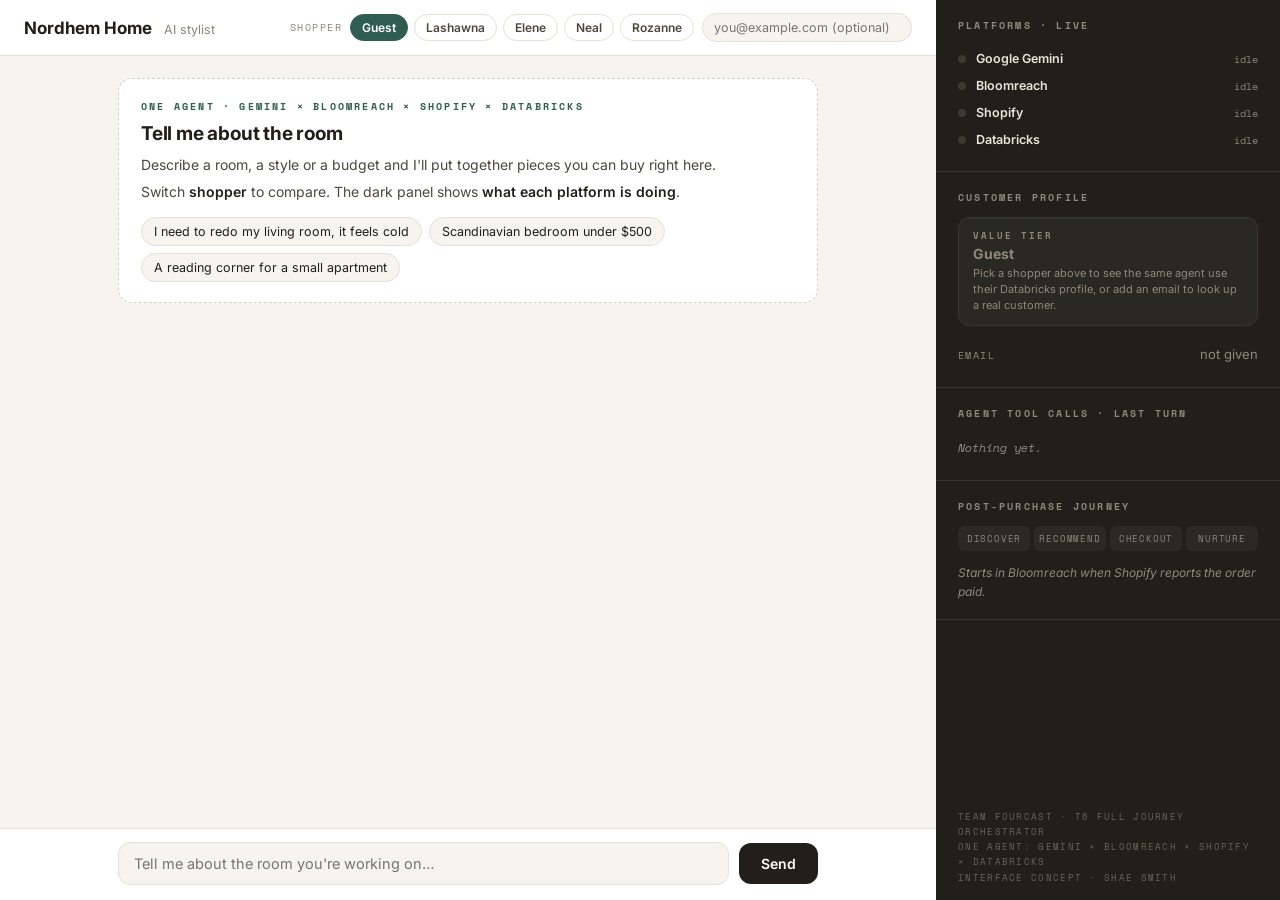
<file: stylist-ui/index.html>
<!doctype html>
<html lang="en">
<head>
<meta charset="utf-8">
<meta name="viewport" content="width=device-width,initial-scale=1">
<title>Nordhem Home Stylist</title>
<!--
  Team Fourcast · T6 Full Journey Orchestrator
  One agent, one screen: Shae Smith's interface concept wired to the live agent (/api/chat).
  Pick a shopper (Guest or one of four Databricks-profiled customers); the same Gemini agent adapts
  its pitch, and the side panel shows what each platform does as it happens.
  Serve from the same origin as /api/chat (the t6-discovery-agent Cloud Run service).
  URL flags: ?shopper=lashawna  ?rail=0 (hide panel)  ?api=https://other-host (needs CORS)
-->
<style>
@import url('https://fonts.googleapis.com/css2?family=Inter:wght@400;500;600;700&family=Space+Mono:wght@400;700&display=swap');

:root{
  --bg:#f7f4ef; --panel:#fff; --ink:#221f1b; --body:#4c473f; --muted:#8a8378;
  --line:#e6dfd4; --accent:#2f5d50; --accent-soft:#e8f0ed; --accent-dim:#7fb8a4;
  --gold:#b7791f; --gold-soft:#fdf6e3; --warn:#b4533a;
  --rail:#221f1b; --rail-ink:#e9e4da; --rail-line:#3a352e; --rail-muted:#8f877b;
  --mono:'Space Mono',ui-monospace,Menlo,monospace;
  --sans:'Inter',-apple-system,BlinkMacSystemFont,'Segoe UI',sans-serif;
}
*{box-sizing:border-box;margin:0;padding:0;}
html,body{height:100%;}
body{font-family:var(--sans);background:var(--bg);color:var(--body);overflow:hidden;-webkit-font-smoothing:antialiased;}

.app{display:grid;grid-template-columns:1fr 344px;height:100%;width:100%;overflow:hidden;position:relative;}
.app.norail{grid-template-columns:1fr;}
.app.norail .rail{display:none;}

/* ---------- left ---------- */
.shop{display:flex;flex-direction:column;min-width:0;min-height:0;overflow:hidden;}
.shophead{padding:13px 24px;border-bottom:1px solid var(--line);display:flex;align-items:center;justify-content:space-between;gap:10px 14px;flex-wrap:wrap;background:var(--panel);}
.brand{font-weight:700;font-size:17px;color:var(--ink);white-space:nowrap;}
.brand span{font-weight:400;color:var(--muted);font-size:12.5px;margin-left:8px;}
.headr{display:flex;gap:8px;align-items:center;flex-wrap:wrap;}
.seg{display:inline-flex;border:1px solid var(--line);border-radius:999px;padding:2px;background:var(--bg);}
.seg button{font-family:var(--mono);font-size:10px;font-weight:700;letter-spacing:1.4px;text-transform:uppercase;padding:5px 11px;border-radius:999px;border:0;background:transparent;color:var(--muted);cursor:pointer;}
.seg button.on{background:var(--ink);color:#fff;}
.email{font-family:var(--sans);font-size:12.5px;padding:6px 11px;border-radius:999px;border:1px solid var(--line);background:var(--bg);color:var(--ink);width:210px;max-width:100%;}
.email:focus{outline:2px solid var(--accent-dim);outline-offset:1px;}
.who{display:flex;gap:6px;align-items:center;flex-wrap:wrap;}
.who label{font-family:var(--mono);font-size:10px;letter-spacing:1.5px;text-transform:uppercase;color:var(--muted);margin-right:2px;}
.who button{font-family:var(--sans);font-size:12px;font-weight:600;padding:5px 11px;border-radius:999px;border:1px solid var(--line);background:var(--panel);color:var(--body);cursor:pointer;transition:all .15s;}
.who button:hover{border-color:var(--accent-dim);}
.who button.on{background:var(--accent);border-color:var(--accent);color:#fff;}
.iconbtn{font-family:var(--mono);font-size:10px;font-weight:700;letter-spacing:1.2px;text-transform:uppercase;padding:6px 10px;border-radius:8px;border:1px solid var(--line);background:var(--panel);color:var(--body);cursor:pointer;text-decoration:none;white-space:nowrap;}
.iconbtn:hover{border-color:var(--accent-dim);color:var(--accent);}
#railBtn{display:none;}
.hidden{display:none !important;}

.log{flex:1 1 auto;min-height:0;overflow-y:auto;overflow-x:hidden;padding:22px 24px 8px;scroll-behavior:smooth;}
.inner{max-width:700px;margin:0 auto;padding-bottom:40px;}
.msg{margin:0 0 15px;display:flex;}
.msg.me{justify-content:flex-end;}
.bub{padding:11px 16px;border-radius:16px;max-width:82%;font-size:15px;line-height:1.55;animation:rise .28s ease both;overflow-wrap:anywhere;}
.bub p+p{margin-top:8px;}
.bot .bub{background:var(--panel);border:1px solid var(--line);color:var(--ink);}
.me .bub{background:var(--accent);color:#fff;}
.bub.err{border-color:#e5c1b6;background:#fbf1ee;}
@keyframes rise{from{opacity:0;transform:translateY(10px)}to{opacity:1;transform:none}}

.typing{display:flex;gap:4px;padding:3px 0;}
.typing i{width:6px;height:6px;border-radius:50%;background:var(--muted);animation:blink 1.2s infinite;}
.typing i:nth-child(2){animation-delay:.2s}.typing i:nth-child(3){animation-delay:.4s}
@keyframes blink{0%,60%,100%{opacity:.25}30%{opacity:1}}

.used{font-family:var(--mono);font-size:9.5px;letter-spacing:.8px;color:var(--muted);margin:-6px 0 14px;display:flex;flex-wrap:wrap;gap:5px;align-items:center;}
.used span{border:1px solid var(--line);border-radius:999px;padding:2px 8px;background:var(--panel);}
.used span.bad{color:var(--warn);border-color:#e5c1b6;}

.cards{display:grid;grid-template-columns:repeat(auto-fill,minmax(152px,1fr));gap:12px;margin:2px 0 17px;animation:rise .32s ease both;}
.card{background:var(--panel);border:1px solid var(--line);border-radius:13px;overflow:hidden;display:flex;flex-direction:column;transition:border-color .15s,box-shadow .15s;}
.card.sel{border-color:var(--accent);box-shadow:0 0 0 2px var(--accent-soft);}
.tile{aspect-ratio:5/4;display:flex;align-items:flex-end;padding:9px;font-family:var(--mono);font-size:9.5px;letter-spacing:1px;text-transform:uppercase;color:rgba(255,255,255,.92);text-shadow:0 1px 3px rgba(0,0,0,.3);}
.cbody{padding:10px 11px 12px;display:flex;flex-direction:column;gap:3px;flex:1;}
.cname{font-size:13px;font-weight:600;color:var(--ink);line-height:1.3;}
.cprice{font-size:14px;font-weight:700;color:var(--ink);}
.cwhy{font-size:11.5px;color:var(--accent);line-height:1.4;margin-top:3px;}
.cmeta{font-size:11px;color:var(--muted);}
.cadd{margin-top:auto;padding-top:8px;}
.cadd button{width:100%;font-family:var(--sans);font-size:12.5px;font-weight:600;padding:7px 0;border-radius:8px;border:1px solid var(--accent);background:var(--panel);color:var(--accent);cursor:pointer;}
.card.sel .cadd button{background:var(--accent);color:#fff;}

.offer{background:var(--gold-soft);border:1px solid #e8d9a8;border-left:3px solid var(--gold);border-radius:0 12px 12px 0;padding:13px 16px;margin:0 0 17px;animation:rise .32s ease both;}
.offer .tag{font-family:var(--mono);font-size:9.5px;font-weight:700;letter-spacing:2px;text-transform:uppercase;color:var(--gold);display:block;margin-bottom:5px;}
.offer .code{font-family:var(--mono);font-weight:700;font-size:15px;color:var(--ink);}
.offer p{font-size:13px;margin-top:4px;}

.cta{display:inline-flex;align-items:center;gap:9px;background:var(--accent);color:#fff;padding:13px 22px;border:0;border-radius:11px;font-family:var(--sans);font-weight:600;font-size:14.5px;margin:0 0 17px;cursor:pointer;animation:rise .32s ease both;transition:filter .15s;text-decoration:none;}
.cta:hover{filter:brightness(1.1);}
.cta:disabled{opacity:.45;cursor:default;}

.rule{display:flex;align-items:center;gap:14px;margin:8px 0 20px;animation:rise .3s ease both;}
.rule::before,.rule::after{content:"";height:1px;background:var(--line);flex:1;}
.rule span{font-family:var(--mono);font-size:10px;font-weight:700;letter-spacing:2px;text-transform:uppercase;color:var(--accent);white-space:nowrap;}

.mailc{background:var(--panel);border:1px solid var(--line);border-radius:13px;padding:13px 16px;margin:0 0 10px;display:flex;gap:14px;align-items:flex-start;animation:rise .35s ease both;}
.mailc .ic{width:30px;height:30px;border-radius:8px;background:var(--accent-soft);color:var(--accent);display:flex;align-items:center;justify-content:center;font-size:14px;flex-shrink:0;}
.mailc .mb{flex:1;min-width:0;}
.mailc .ms{font-size:14px;font-weight:600;color:var(--ink);line-height:1.35;}
.mailc .mp{font-size:12.5px;color:var(--muted);margin-top:2px;line-height:1.45;}
.mailc .mt{font-family:var(--mono);font-size:9.5px;letter-spacing:1px;color:var(--muted);flex-shrink:0;padding-top:3px;}

.cartbar{flex:0 0 auto;background:var(--accent-soft);border-top:1px solid #cfe0d9;padding:9px 24px;}
.cartin{max-width:700px;margin:0 auto;display:flex;align-items:center;justify-content:space-between;gap:12px;font-size:13.5px;color:var(--accent);font-weight:600;}
.cartin button{font-family:var(--sans);font-size:13px;font-weight:600;padding:7px 14px;border-radius:9px;border:0;background:var(--accent);color:#fff;cursor:pointer;}

.bar{flex:0 0 auto;border-top:1px solid var(--line);background:var(--panel);padding:13px 24px 15px;}
.barin{max-width:700px;margin:0 auto;display:flex;gap:10px;align-items:center;position:relative;}
.q{flex:1;min-width:0;padding:12px 15px;border-radius:12px;border:1px solid var(--line);background:var(--bg);color:var(--ink);font-size:14.5px;font-family:var(--sans);}
.q:focus{outline:2px solid var(--accent-dim);outline-offset:1px;}
.fake{flex:1;min-width:0;padding:12px 15px;border-radius:12px;border:1px solid var(--line);background:var(--bg);color:var(--muted);font-size:14.5px;overflow:hidden;text-overflow:ellipsis;white-space:nowrap;}
.drive{padding:12px 22px;border:0;border-radius:12px;background:var(--ink);color:#fff;font-weight:600;font-size:14px;cursor:pointer;white-space:nowrap;font-family:var(--sans);}
.drive:disabled{opacity:.3;cursor:default;}

.intro{background:var(--panel);border:1px dashed #d9d0c2;border-radius:14px;padding:20px 22px;animation:rise .4s ease both;margin-bottom:16px;}
.intro .ie{font-family:var(--mono);font-size:9.5px;font-weight:700;letter-spacing:2.2px;text-transform:uppercase;color:var(--accent);display:block;margin-bottom:9px;}
.intro h3{font-size:19px;font-weight:700;color:var(--ink);letter-spacing:-.2px;margin-bottom:9px;}
.intro p{font-size:14px;line-height:1.6;margin:0;}
.intro p+p{margin-top:5px;}
.intro b{color:var(--ink);font-weight:600;}
.chips{display:flex;flex-wrap:wrap;gap:7px;margin-top:13px;}
.chips button{font-family:var(--sans);font-size:12.5px;padding:6px 12px;border-radius:999px;border:1px solid var(--line);background:var(--bg);color:var(--ink);cursor:pointer;}
.chips button:hover{border-color:var(--accent-dim);color:var(--accent);}

.hint{position:absolute;right:6px;bottom:calc(100% + 13px);display:flex;flex-direction:column;align-items:center;pointer-events:none;animation:bob 1.7s ease-in-out infinite;}
.hint span{font-family:var(--mono);font-size:10px;font-weight:700;letter-spacing:1.6px;text-transform:uppercase;background:var(--ink);color:#fff;padding:5px 11px;border-radius:7px;white-space:nowrap;}
.hint i{width:0;height:0;border-left:6px solid transparent;border-right:6px solid transparent;border-top:7px solid var(--ink);}
.hint.gone{display:none;}
@keyframes bob{0%,100%{transform:translateY(0)}50%{transform:translateY(6px)}}

/* ---------- rail ---------- */
.rail{background:var(--rail);color:var(--rail-ink);display:flex;flex-direction:column;min-height:0;min-width:0;overflow-y:auto;overflow-x:hidden;}
.railsec{padding:18px 22px;border-bottom:1px solid var(--rail-line);}
.railsec h4{font-family:var(--mono);font-size:9.5px;font-weight:700;letter-spacing:2.2px;text-transform:uppercase;color:var(--rail-muted);margin-bottom:13px;display:flex;justify-content:space-between;align-items:center;}
.railclose{display:none;margin:0 0 14px;padding:7px 12px;border-radius:8px;border:1px solid var(--rail-line);background:#2c2823;color:var(--rail-ink);font-family:var(--mono);font-size:10px;font-weight:700;letter-spacing:1.2px;text-transform:uppercase;cursor:pointer;}
.railclose:hover{border-color:var(--accent-dim);color:var(--accent-dim);}

.lamp{display:flex;align-items:center;gap:10px;padding:6px 0;font-size:12.5px;}
.dot{width:8px;height:8px;border-radius:50%;background:#3d3830;flex-shrink:0;transition:all .3s;}
.lamp.hot .dot{background:var(--accent-dim);box-shadow:0 0 0 4px rgba(127,184,164,.18);}
.lamp.hot{color:#fff;}
.lamp.seen .dot{background:#5b7f72;}
.lname{font-weight:600;flex:1;}
.lwhat{font-family:var(--mono);font-size:9.5px;color:var(--rail-muted);text-align:right;max-width:170px;overflow:hidden;text-overflow:ellipsis;white-space:nowrap;}
.lamp.hot .lwhat{color:var(--accent-dim);}

.tierbox{border-radius:11px;padding:13px 15px;margin-bottom:13px;animation:rise .35s ease both;}
.tierbox.high{background:rgba(127,184,164,.13);border:1px solid rgba(127,184,164,.35);}
.tierbox.mid{background:rgba(143,135,123,.1);border:1px solid rgba(143,135,123,.28);}
.tierbox .tl{font-family:var(--mono);font-size:9px;font-weight:700;letter-spacing:2px;text-transform:uppercase;color:var(--rail-muted);}
.tierbox .tv{font-size:19px;font-weight:700;margin-top:3px;letter-spacing:-.3px;}
.tierbox.high .tv{color:var(--accent-dim);}
.tierbox.mid .tv{color:#b8b0a4;}
.tierbox .tw{font-size:11.5px;color:var(--rail-muted);margin-top:5px;line-height:1.5;}

.offbox{border-radius:11px;padding:11px 14px;margin-bottom:13px;animation:rise .35s ease both;}
.offbox.yes{background:rgba(183,121,31,.15);border:1px solid rgba(224,176,99,.35);}
.offbox.no{background:rgba(143,135,123,.08);border:1px solid var(--rail-line);}
.offbox .ol{font-family:var(--mono);font-size:9px;font-weight:700;letter-spacing:2px;text-transform:uppercase;color:var(--rail-muted);}
.offbox .ov{font-size:14px;font-weight:700;margin-top:3px;}
.offbox.yes .ov{color:#e0b063;}
.offbox.no .ov{color:var(--rail-muted);}
.offbox .ow{font-size:11px;color:var(--rail-muted);margin-top:4px;line-height:1.45;}

.kv{display:flex;justify-content:space-between;align-items:baseline;gap:12px;padding:7px 0;border-bottom:1px solid var(--rail-line);font-size:12.5px;}
.kv:last-child{border-bottom:0;}
.kv .k{font-family:var(--mono);font-size:9.5px;letter-spacing:1.4px;text-transform:uppercase;color:var(--rail-muted);flex-shrink:0;}
.kv .v{font-weight:700;color:#fff;font-size:13px;text-align:right;overflow-wrap:anywhere;}
.kv .v.dim{color:var(--rail-muted);font-weight:400;}

.empty{font-size:12px;color:var(--rail-muted);line-height:1.6;font-style:italic;}

.stages{display:flex;gap:4px;margin-bottom:12px;}
.stages span{flex:1;font-family:var(--mono);font-size:8.5px;letter-spacing:.8px;text-transform:uppercase;text-align:center;padding:6px 2px;border-radius:6px;background:#2c2823;color:var(--rail-muted);transition:all .3s;}
.stages span.on{background:rgba(127,184,164,.18);color:var(--accent-dim);}
.stages span.now{background:var(--accent-dim);color:var(--rail);font-weight:700;}

.trace{font-family:var(--mono);font-size:10px;line-height:1.5;}
.trace div{padding:5px 0;border-bottom:1px dashed var(--rail-line);display:flex;gap:8px;}
.trace div:last-child{border-bottom:0;}
.trace b{color:#fff;font-weight:700;flex-shrink:0;}
.trace em{font-style:normal;color:var(--rail-muted);overflow-wrap:anywhere;}
.trace .bad b{color:#e39b85;}

.jrow{display:flex;gap:10px;align-items:center;padding:7px 0;font-size:12px;opacity:.28;transition:opacity .45s;}
.jrow.on{opacity:1;}
.jrow.queued{opacity:.7;}
.jn{font-family:var(--mono);font-size:9px;color:var(--rail-muted);width:12px;flex-shrink:0;}
.js{flex:1;line-height:1.35;}
.jt{font-family:var(--mono);font-size:8.5px;letter-spacing:.8px;text-transform:uppercase;color:var(--rail-muted);flex-shrink:0;}
.jrow.on .jt{color:var(--accent-dim);}
.split{font-family:var(--mono);font-size:9.5px;letter-spacing:1px;color:var(--accent-dim);background:rgba(127,184,164,.1);border-radius:7px;padding:8px 11px;margin-bottom:11px;line-height:1.5;}

.foot{padding:15px 22px;font-family:var(--mono);font-size:8.5px;letter-spacing:1.3px;text-transform:uppercase;color:#6a6358;line-height:1.8;margin-top:auto;}

/* narrow (Shopify chat widget, phones): rail becomes a slide-over drawer */
@media(max-width:900px){
  .app{grid-template-columns:1fr;}
  .rail{position:absolute;top:0;right:0;bottom:0;width:min(344px,92%);transform:translateX(100%);transition:transform .25s ease,visibility .25s;z-index:20;visibility:hidden;}
  .app.railopen .rail{transform:none;visibility:visible;box-shadow:-10px 0 30px rgba(0,0,0,.25);}
  .app.railopen .shop{filter:brightness(.8);cursor:pointer;}
  .app.railopen .shop *{pointer-events:none;}
  #railBtn{display:inline-block;}
  .railclose{display:inline-block;}
  .rail .railsec:first-child{padding-top:16px;}
  .shophead,.log,.bar,.cartbar{padding-left:16px;padding-right:16px;}
  .brand span{display:none;}
  .email{width:170px;}
}
/* chat-widget width: the agent asks for email in chat, so drop the field to keep the header compact */
@media(max-width:520px){ .email{display:none;} .shophead{padding-top:10px;padding-bottom:10px;} .iconbtn{padding:5px 8px;} }

/* unified view additions */
.cartmail{margin-top:8px;gap:8px;}
.cartmail input{flex:1;min-width:0;padding:8px 11px;border-radius:9px;border:1px solid #cfe0d9;background:#fff;color:var(--ink);font-family:var(--sans);font-size:13.5px;}
.cartmail input:focus{outline:2px solid var(--accent-dim);outline-offset:1px;}
.cartmail button{flex-shrink:0;}
.cartin button:disabled{opacity:.5;cursor:default;}
.ghost{display:inline-flex;align-items:center;gap:8px;background:transparent;color:var(--accent);padding:12px 18px;border:1px dashed var(--accent-dim);border-radius:11px;font-family:var(--sans);font-weight:600;font-size:13.5px;margin:0 0 17px 8px;cursor:pointer;animation:rise .32s ease both;}
.ghost:hover{background:var(--accent-soft);}
.ghost:disabled{opacity:.5;cursor:default;}
.who button small{font-weight:400;opacity:.7;margin-left:4px;font-size:10.5px;}
.intro .who{margin-top:13px;}
.persona-note{font-size:11.5px;color:var(--rail-muted);line-height:1.5;margin:-4px 0 12px;font-style:italic;}
@media(max-width:520px){ .shophead .who label{display:none;} .shophead .who button{padding:4px 9px;font-size:11.5px;} }
</style>
</head>
<body>
<div class="app" id="app">

  <div class="shop">
    <div class="shophead">
      <div class="brand">Nordhem Home <span>AI stylist</span></div>
      <div class="headr">
        <div class="who" id="who"><label>Shopper</label></div>
        <input class="email" id="email" type="email" placeholder="you@example.com (optional)" aria-label="Your email">
        <button class="iconbtn" id="railBtn" type="button">Behind the scenes</button>
        <a class="iconbtn hidden" id="fullBtn" target="_blank" rel="noopener">Full view ↗</a>
      </div>
    </div>

    <div class="log" id="scroller"><div class="inner" id="log"></div></div>

    <div class="cartbar hidden" id="cartbar"><div class="cartin">
      <span id="cartText"></span><button type="button" id="buy">Check out these</button>
    </div>
    <form class="cartin cartmail hidden" id="cartMail" autocomplete="on">
      <input id="cartMailIn" type="email" name="email" placeholder="Email for your order" aria-label="Email for your order" required>
      <button type="submit">Continue →</button>
    </form></div>

    <div class="bar"><form class="barin" id="f" autocomplete="off">
      <input class="q" id="q" placeholder="Tell me about the room you're working on…" aria-label="Message">
      <button class="drive" id="send" type="submit">Send</button>
    </form></div>
  </div>

  <aside class="rail" id="rail" aria-label="Behind the scenes">
    <div class="railsec">
      <button class="railclose" id="railClose" type="button" aria-label="Close panel">← Back to chat</button>
      <h4><span>Platforms · live</span></h4>
      <div class="lamp" data-p="google"><span class="dot"></span><span class="lname">Google Gemini</span><span class="lwhat">idle</span></div>
      <div class="lamp" data-p="bloomreach"><span class="dot"></span><span class="lname">Bloomreach</span><span class="lwhat">idle</span></div>
      <div class="lamp" data-p="shopify"><span class="dot"></span><span class="lname">Shopify</span><span class="lwhat">idle</span></div>
      <div class="lamp" data-p="databricks"><span class="dot"></span><span class="lname">Databricks</span><span class="lwhat">idle</span></div>
    </div>
    <div class="railsec">
      <h4>Customer profile</h4>
      <div id="prof"></div>
    </div>
    <div class="railsec">
      <h4>Agent tool calls · last turn</h4>
      <div class="trace" id="trace"><div class="empty">Nothing yet.</div></div>
    </div>
    <div class="railsec">
      <h4>Post-purchase journey</h4>
      <div id="nurture"></div>
    </div>
    <div class="foot">Team Fourcast · T6 Full Journey Orchestrator<br>One agent: Gemini × Bloomreach × Shopify × Databricks<br>Interface concept · Shae Smith</div>
  </aside>

</div>

<script>
const $ = id => document.getElementById(id);
const params = new URLSearchParams(location.search);
const API = (params.get('api') || '').replace(/\/$/, '');
const app=$('app'), scroller=$('scroller'), log=$('log'), prof=$('prof'), nurt=$('nurture'), trace=$('trace');
const q=$('q'), sendBtn=$('send'), emailEl=$('email'), cartbar=$('cartbar'), cartText=$('cartText'), whoBox=$('who');

const esc = s => String(s ?? '').replace(/[&<>"']/g, c => ({'&':'&amp;','<':'&lt;','>':'&gt;','"':'&quot;',"'":'&#39;'}[c]));
const inlineMd = s => esc(s).replace(/\*\*([^*]+)\*\*/g,'<b>$1</b>').replace(/(^|[^*])\*([^*\n]+)\*/g,'$1<i>$2</i>');
const md = s => String(s ?? '').trim().replace(/^[ \t]*[*-][ \t]+/gm, '• ').split(/\n{2,}/).map(p => '<p>'+inlineMd(p).replace(/\n/g,'<br>')+'</p>').join('');
const wait = ms => new Promise(r => setTimeout(r, ms));
const money = n => '$' + Number(n).toLocaleString('en-US', {minimumFractionDigits: Number(n) % 1 ? 2 : 0, maximumFractionDigits: 2});
const store = { get(k){ try { return sessionStorage.getItem(k); } catch(e){ return null; } }, set(k,v){ try { v==null ? sessionStorage.removeItem(k) : sessionStorage.setItem(k,v); } catch(e){} } };

function toBottom(){
  scroller.scrollTop = scroller.scrollHeight;
  requestAnimationFrame(() => { scroller.scrollTop = scroller.scrollHeight; });
  setTimeout(() => { scroller.scrollTop = scroller.scrollHeight; }, 340);
}
function add(html, cls){ const d=document.createElement('div'); if(cls) d.className=cls; d.innerHTML=html; log.appendChild(d); toBottom(); return d; }

/* ---------- platform lamps ---------- */
function lamps(list, on){
  (list||[]).forEach(([p, what]) => {
    const el = document.querySelector('.lamp[data-p="'+p+'"]'); if(!el) return;
    el.classList.toggle('hot', on);
    if(on){ el.classList.add('seen'); el.dataset.last = what; }
    el.querySelector('.lwhat').textContent = on ? what : (el.dataset.last || 'idle');
  });
}
function coolAll(){ document.querySelectorAll('.lamp').forEach(l => { l.classList.remove('hot'); l.querySelector('.lwhat').textContent = l.dataset.last || 'idle'; }); }
function resetLamps(){ document.querySelectorAll('.lamp').forEach(l => { l.classList.remove('hot','seen'); delete l.dataset.last; l.querySelector('.lwhat').textContent='idle'; }); }

// Which platform each agent tool touches (mirrors app/agent.py Toolbox)
const TOOL_MAP = {
  get_customer_profile: [['bloomreach','profile + recs']],
  save_preferences:     [['bloomreach','customer properties']],
  find_products:        [['bloomreach','catalog · view_item'],['shopify','live price + stock']],
  get_personal_picks:   [['bloomreach','personalized picks'],['shopify','live price + stock']],
  request_campaign:     [['bloomreach','campaign_request']],
  create_checkout:      [['shopify','cart permalink'],['bloomreach','cart_update · checkout']],
  databricks_features:  [['databricks','customer_profile']],
};
const platformsFor = t => TOOL_MAP[t] || [['google', t]];

/* ---------- shoppers (profile values mirror databricks-hackathon.fourcast.customer_profile) ---------- */
const SHOPPERS = {
  guest:    {label:'Guest'},
  lashawna: {label:'Lashawna', tier:'high', ltv:8580,  aov:780, churn:0.601, prop:0.32, loyalty:'bronze',   segment:'at_risk'},
  elene:    {label:'Elene',    tier:'high', ltv:11053, aov:460, churn:0.010, prop:0.82, loyalty:'platinum', segment:'loyal'},
  neal:     {label:'Neal',     tier:'mid',  ltv:5850,  aov:585, churn:0.669, prop:0.24, loyalty:'silver',   segment:'at_risk'},
  rozanne:  {label:'Rozanne',  tier:'mid',  ltv:5297,  aov:378, churn:0.058, prop:0.86, loyalty:'bronze',   segment:'new'},
};
const LTV_CUTOFF = 8000, CHURN_CUTOFF = 0.6;

const S = { shopper:'guest', sid:null, cart:new Map(), seen:new Map(), stage:null, prefs:{}, profile:null,
            email:null, turns:0, checkout:null, campaign:null, lastTools:[], busy:false, paid:false };

/* ---------- profile panel ---------- */
function tierHtml(p){
  // p: {name, loyalty, tier, why, ltv, aov, churn, prop, segment, offer, offer_code, owhy, source, note}
  const has = v => v !== undefined && v !== null && v !== '';
  let h = '';
  if(has(p.tier)) h += `<div class="tierbox ${p.tier==='high'?'high':'mid'}"><div class="tl">Value tier</div><div class="tv">${p.tier==='high'?'HIGH VALUE':'MID VALUE'}</div>${p.why?`<div class="tw">${esc(p.why)}</div>`:''}</div>`;
  if(has(p.offer)) h += `<div class="offbox ${p.offer?'yes':'no'}"><div class="ol">Retention offer</div><div class="ov">${p.offer?'ELIGIBLE'+(p.offer_code?' · '+esc(p.offer_code):''):'NOT ELIGIBLE'}</div>${p.owhy?`<div class="ow">${esc(p.owhy)}</div>`:''}</div>`;
  if(p.note) h += `<div class="persona-note">${esc(p.note)}</div>`;
  const rows = [['Customer', [p.name, p.loyalty].filter(Boolean).join(' · '), true], ['Predicted LTV', p.ltv], ['Avg order', p.aov],
    ['Churn risk', p.churn], ['Propensity', p.prop, true], ['Segment', p.segment, true], ['Source', p.source, true]].filter(r => has(r[1]));
  return h + rows.map(([k,v,dim]) => `<div class="kv"><span class="k">${k}</span><span class="v${dim?' dim':''}">${esc(v)}</span></div>`).join('');
}
function whyTier(high){ return high ? `LTV above the ${LTV_CUTOFF.toLocaleString()} cutoff. Premium picks, no budget questions.` : 'LTV below the cutoff. Budget-led, cheapest options first.'; }
function whyOffer(churn, offered){
  if(churn >= CHURN_CUTOFF) return offered === false ? `Churn ${churn.toFixed(3)} ≥ ${CHURN_CUTOFF}, but no retention code is configured on the agent.` : `Churn ${churn.toFixed(3)} ≥ ${CHURN_CUTOFF}, so a code is attached in code, not by the model.`;
  return `Churn ${churn.toFixed(3)} is below ${CHURN_CUTOFF}. No code.`;
}
// Preview from the shopper card (before the agent has looked them up)
function previewProfile(k){
  const s = SHOPPERS[k];
  if(!s.ltv) return null;
  return { name:s.label, loyalty:s.loyalty, tier:s.tier, why:whyTier(s.tier==='high'), ltv:money(s.ltv), aov:money(s.aov),
    churn:s.churn.toFixed(3), prop:s.prop, segment:s.segment, offer:s.churn>=CHURN_CUTOFF, offer_code:s.churn>=CHURN_CUTOFF?'STAY15':'',
    owhy:whyOffer(s.churn), source:'Databricks customer_profile', note:'Preview. The agent loads this on the first message.' };
}
// From the agent's response (app/agent.py Toolbox.ui_profile)
function agentProfile(p){
  const n = v => (v === null || v === undefined || v === '') ? null : Number(v);
  const ltv = n(p.predicted_ltv), churn = n(p.churn_risk), thr = n(p.churn_risk_threshold) ?? CHURN_CUTOFF;
  const out = { name: p.first_name || (p.known_customer ? 'Known customer' : 'New visitor'), loyalty: p.loyalty_tier,
    segment: p.segment || (p.orders_count != null ? p.orders_count + ' orders' : null), prop: p.propensity,
    source: (p.source||[]).join(' + ') || null };
  if(ltv != null){ const high = (p.value_tier || (ltv >= LTV_CUTOFF ? 'high' : 'mid')) === 'high'; out.tier = high ? 'high' : 'mid'; out.why = p.guidance || whyTier(high); out.ltv = money(ltv); }
  if(n(p.avg_order_value) != null) out.aov = money(p.avg_order_value);
  if(churn != null){ out.churn = churn.toFixed(3); out.offer = !!p.retention_offer; out.offer_code = p.retention_offer ? p.retention_offer.code : '';
    out.owhy = churn >= thr && !p.retention_offer ? whyOffer(churn, false) : whyOffer(churn); }
  return out;
}

const STAGES = [['discovery','Discover'],['recommending','Recommend'],['checkout','Checkout'],['purchased','Nurture']];
const MAILS = [
  {t:'Day 1', s:'Your order is confirmed',       p:'Order {order}. Arriving Thursday.'},
  {t:'Day 2', s:'On its way',                    p:'Your {item} shipped this morning.'},
  {t:'Day 3', s:'Living with what you chose',    p:'A short note on care, so it ages the way it should.'},
  {t:'Day 4', s:'Two more that finish the room', p:'Picked from what you bought, not from a catalog.'},
  {t:'Day 5', s:'How did it land?',              p:'One question, thirty seconds.'}
];

function renderRail(){
  let h = '';
  if(S.profile) h += tierHtml(agentProfile(S.profile));
  else { const pv = previewProfile(S.shopper); h += pv ? tierHtml(pv) : `<div class="offbox no"><div class="ol">Value tier</div><div class="ov">${S.turns?'Anonymous guest':'Guest'}</div><div class="ow">Pick a shopper above to see the same agent use their Databricks profile, or add an email to look up a real customer.</div></div>`; }
  h += `<div class="kv"><span class="k">Email</span><span class="v dim">${esc(S.email || emailEl.value || 'not given')}</span></div>`;
  if(S.sid) h += `<div class="kv"><span class="k">Session</span><span class="v dim">${esc(S.sid.slice(0,8))}…</span></div>`;
  h += Object.entries(S.prefs).filter(([k,v]) => v !== '' && v != null && k !== 'email')
    .map(([k,v]) => `<div class="kv"><span class="k">${esc(k.replace(/_/g,' '))}</span><span class="v">${esc(Array.isArray(v)?v.join(', '):v)}</span></div>`).join('');
  prof.innerHTML = h;

  const idx = STAGES.findIndex(s => s[0] === (S.paid ? 'purchased' : S.stage));
  let n = '<div class="stages">' + STAGES.map(([k,label],i) => `<span class="${i===idx?'now':i<idx?'on':''}">${label}</span>`).join('') + '</div>';
  if(S.checkout || S.paid){
    n += '<div class="split">Bloomreach · 90% journey arm · 10% holdout</div>'
      + MAILS.map((m,i) => `<div class="jrow ${S.paid?'':'queued'}" id="j${i}"><span class="jn">${i+1}</span><span class="js">${esc(m.s)}</span><span class="jt">${esc(m.t)}</span></div>`).join('');
  } else n += '<div class="empty">Starts in Bloomreach when Shopify reports the order paid.</div>';
  if(S.campaign) n += `<div class="split" style="margin-top:11px">Agent → Bloomreach campaign_request<br>${esc(S.campaign)}</div>`;
  nurt.innerHTML = n;
}
function renderTrace(tools){
  tools = (tools||[]).filter(t => !t.synthetic);
  if(!tools.length){ trace.innerHTML = '<div class="empty">'+(S.turns?'No tools called this turn.':'Nothing yet.')+'</div>'; return; }
  trace.innerHTML = tools.map(t => {
    const args = t.args && Object.keys(t.args).length ? Object.entries(t.args).map(([k,v]) => k+'='+(typeof v==='object'?JSON.stringify(v):v)).join(' · ') : '';
    return `<div class="${t.ok?'':'bad'}"><b>${esc(t.tool)}${t.ok?'':' ⚠'}</b><em>${esc(args)}${t.n!=null?' → '+t.n:''}</em></div>`;
  }).join('');
}

/* ---------- cart + cards ---------- */
function renderCart(){
  const n = S.cart.size, total = [...S.cart.values()].reduce((a,p) => a + Number(p.price||0), 0);
  cartbar.classList.toggle('hidden', n === 0);
  if(n === 0 && typeof cartMail !== 'undefined'){ cartMail.classList.add('hidden'); }
  cartText.textContent = `${n} item${n===1?'':'s'} selected · ${money(total)}`;
  log.querySelectorAll('.card').forEach(c => { const on = S.cart.has(c.dataset.sku); c.classList.toggle('sel', on);
    const b = c.querySelector('.cadd button'); if(b) b.textContent = on ? 'Added ✓' : 'Add to cart'; });
}
const COLORS={walnut:'#6b4a33',oak:'#b08a5a',white:'#c9c2b6',black:'#3a3836',grey:'#8a8a86',gray:'#8a8a86',beige:'#bda98c',cream:'#cbbf9f',green:'#5e7d5a',blue:'#4d6a8a',navy:'#34465e',pink:'#c98b95',red:'#a5503f',terracotta:'#b86a4b',brass:'#a88a45',natural:'#a89272',rattan:'#a8864f',teal:'#3f7773',mustard:'#b8932f',yellow:'#c2a13a',brown:'#7a5a40',ivory:'#c7bda6',charcoal:'#4a4845',sage:'#8a9d7e',rust:'#9c5a3c',oat:'#bda98c',linen:'#bda98c',sand:'#c2a884'};
const tone = c => { c=(c||'').toLowerCase(); for(const k in COLORS) if(c.includes(k)) return COLORS[k]; let h=0; for(const ch of c) h=(h*31+ch.charCodeAt(0))%360; return `hsl(${h} 25% 45%)`; };
function cards(products){
  products.forEach(p => S.seen.set(p.sku, p));
  const box = add(products.map(p => `<div class="card" data-sku="${esc(p.sku)}">
      <div class="tile" style="background:${tone(p.color||p.material)}">${esc([p.material,p.color].filter(Boolean).join(' · '))}</div>
      <div class="cbody"><span class="cprice">${money(p.price)}</span><span class="cname">${esc(p.title)}</span>
      <span class="cmeta">${esc([p.style,p.room].filter(Boolean).join(' · '))}</span>
      <div class="cadd"><button type="button">Add to cart</button></div></div></div>`).join(''), 'cards');
  box.querySelectorAll('.card').forEach((el,i) => { el.querySelector('.cadd button').onclick = () => {
    const p = products[i]; S.cart.has(p.sku) ? S.cart.delete(p.sku) : S.cart.set(p.sku, p); renderCart(); }; });
  renderCart();
}

/* ---------- one conversation turn against the live agent ---------- */
async function playTools(tools){
  for(const t of tools){ const ps = platformsFor(t.tool); lamps(ps, true); await wait(180);
    ps.forEach(([p]) => { const el=document.querySelector('.lamp[data-p="'+p+'"]'); if(el) el.classList.remove('hot'); }); }
}
async function send(m){
  m = (m||'').trim(); if(!m || S.busy) return;
  S.busy = true; sendBtn.disabled = true; if(typeof buyBtn !== 'undefined') buyBtn.disabled = true;
  const intro = log.querySelector('.intro'); if(intro) intro.remove();
  add('<div class="bub">'+esc(m)+'</div>', 'msg me');
  const t = add('<div class="bub"><div class="typing"><i></i><i></i><i></i></div></div>', 'msg bot');
  lamps([['google','gemini · thinking']], true);
  try{
    const r = await fetch(API + '/api/chat', {method:'POST', headers:{'Content-Type':'application/json'},
      body: JSON.stringify({message:m, session_id:S.sid, email:emailEl.value.trim() || null, shopper:S.shopper==='guest'?null:S.shopper})});
    let d; try { d = await r.json(); } catch(e){ d = {}; }
    if(!r.ok) throw new Error(d.detail || ('HTTP '+r.status));
    S.turns++; S.sid = d.session_id || S.sid; store.set('t6sid', S.sid); store.set('t6shopper', S.shopper);
    if(d.email){ S.email = d.email; if(!emailEl.value) emailEl.value = d.email; }
    if(d.stage) S.stage = d.stage;
    if(d.profile && typeof d.profile === 'object') S.profile = d.profile;
    const tools = Array.isArray(d.tools) ? d.tools.slice() : [];
    tools.forEach(x => {
      if(x.tool === 'save_preferences' && x.args) Object.assign(S.prefs, x.args);
      if(x.tool === 'request_campaign' && x.ok && x.args && x.args.goal) S.campaign = x.args.goal;
    });
    if(d.profile && (d.profile.source||[]).some(s => String(s).startsWith('databricks'))){
      const i = tools.findIndex(x => x.tool === 'get_customer_profile');
      tools.splice(i + 1, 0, {tool:'databricks_features', args:{}, ok:true, n:null, synthetic:true});
    }
    await playTools(tools);
    lamps([['google','gemini · reply']], true);
    t.innerHTML = '<div class="bub">'+md(d.reply || '…')+'</div>';
    const shown = tools.filter(x => !x.synthetic);
    if(shown.length){ const uniq=[]; shown.forEach(x => { const k=x.tool+(x.ok?'':'!'); if(!uniq.includes(k)) uniq.push(k); });
      add('agent used: ' + uniq.map(k => `<span class="${k.endsWith('!')?'bad':''}">${esc(k.replace('!',' ⚠'))}</span>`).join(''), 'used'); }
    if(Array.isArray(d.products) && d.products.length) cards(d.products);
    const offer = S.profile && S.profile.retention_offer;
    if(d.checkout_url){
      S.checkout = d.checkout_url; S.paid = false;
      const ck = tools.find(x => x.tool === 'create_checkout');
      const items = ((ck && ck.args && ck.args.items) || []).map(it => ({...(S.seen.get(it.sku) || {title:it.sku, price:0}), qty: it.quantity || 1}));
      if(offer) add('<span class="tag">Retention offer · enforced in code, not by the model</span><span class="code">'+esc(offer.code)+'</span><p>Applied to this checkout automatically.</p>', 'offer');
      const row = document.createElement('div');
      const a = document.createElement('a'); a.className='cta'; a.href=d.checkout_url; a.target='_top'; a.rel='noopener'; a.textContent='Go to checkout →';
      a.onclick = () => { try { window.top.location.href = d.checkout_url; return false; } catch(e){ a.target='_blank'; return true; } };
      const sim = document.createElement('button'); sim.type='button'; sim.className='ghost'; sim.textContent='Simulate payment ▸';
      sim.title = 'Demo: play what happens after Shopify reports the order paid';
      sim.onclick = () => { sim.disabled = true; sim.textContent = 'Paid ✓'; afterPayment(items, offer); };
      row.append(a, sim); log.appendChild(row); toBottom();
      S.cart.clear(); renderCart();
    }
    S.lastTools = tools; renderTrace(tools); renderRail();
    await wait(350);
  }catch(err){
    t.innerHTML = '<div class="bub err">Something went wrong ('+esc(err.message || err)+'). Please try again.</div>';
  }finally{ coolAll(); S.busy = false; sendBtn.disabled = false; if(typeof buyBtn !== 'undefined') buyBtn.disabled = false; q.focus(); }
}

/* ---------- after the order is paid: Shopify webhook -> Bloomreach journey (Shae's sequence) ---------- */
async function afterPayment(items, offer){
  const sub = items.reduce((a,p) => a + Number(p.price||0) * (p.qty||1), 0);
  const total = offer ? sub * 0.85 : sub;
  const order = '#' + (1000 + Math.floor(Math.random()*900));
  const first = items[0] ? items[0].title : 'order';
  lamps([['shopify','order paid · webhook'],['bloomreach','purchase event']], true);
  await wait(700);
  add('<span>Order '+esc(order)+' paid'+(sub?' · '+money(total):'')+'</span>', 'rule');
  await wait(400); coolAll();
  const t = add('<div class="bub"><div class="typing"><i></i><i></i><i></i></div></div>', 'msg bot');
  await wait(800);
  t.innerHTML = "<div class=\"bub\">Paid, thank you. I'll keep you posted on delivery, and check in once it's all in the room.</div>"; toBottom();
  S.paid = true; renderRail();
  await wait(500);
  add('<span>Post-purchase journey · Bloomreach</span>', 'rule');
  for(let i=0;i<MAILS.length;i++){
    await wait(900);
    lamps([['bloomreach','nurture '+(i+1)+'/5']], true);
    const j = $('j'+i); if(j) j.classList.add('on');
    add('<div class="ic">✉</div><div class="mb"><div class="ms">'+esc(MAILS[i].s)+'</div><div class="mp">'+esc(MAILS[i].p.replace('{order}',order).replace('{item}',first))+'</div></div><div class="mt">'+esc(MAILS[i].t)+'</div>', 'mailc');
    await wait(200); coolAll();
  }
  await wait(400);
  add('<span>Journey complete · profile updated for next visit</span>', 'rule');
  lamps([['databricks','order write-back']], true); await wait(900); coolAll();
}

/* ---------- shopper switching = a fresh conversation with the same agent ---------- */
const INTRO = () => `<div class="intro"><span class="ie">One agent · Gemini × Bloomreach × Shopify × Databricks</span>
  <h3>${S.shopper==='guest' ? 'Tell me about the room' : 'Shopping as ' + esc(SHOPPERS[S.shopper].label)}</h3>
  <p>${S.shopper==='guest' ? "Describe a room, a style or a budget and I'll put together pieces you can buy right here."
     : 'Same agent, different customer: it reads their Databricks profile and changes how it sells.'}</p>
  <p>Switch <b>shopper</b> to compare. The dark panel shows <b>what each platform is doing</b>.</p>
  <div class="chips">
    <button type="button">I need to redo my living room, it feels cold</button>
    <button type="button">Scandinavian bedroom under $500</button>
    <button type="button">A reading corner for a small apartment</button>
  </div></div>`;

function selectShopper(k, keepSession){
  if(S.busy) return;
  S.shopper = SHOPPERS[k] ? k : 'guest';
  if(!keepSession){
    Object.assign(S, {sid:null, stage:null, prefs:{}, profile:null, email:null, turns:0, checkout:null, campaign:null, lastTools:[], paid:false});
    S.cart.clear(); S.seen.clear(); store.set('t6sid', null); store.set('t6shopper', S.shopper);
    if(S.shopper !== 'guest') emailEl.value = '';
    log.innerHTML = INTRO();
    log.querySelectorAll('.chips button').forEach(b => b.onclick = () => send(b.textContent));
    resetLamps(); renderCart();
  }
  whoBox.querySelectorAll('button').forEach(b => b.classList.toggle('on', b.dataset.k === S.shopper));
  renderTrace(S.lastTools); renderRail();
}
Object.entries(SHOPPERS).forEach(([k,s]) => {
  const b = document.createElement('button'); b.type='button'; b.dataset.k=k; b.textContent=s.label;
  if(s.tier) b.title = `${s.tier} value · churn ${s.churn}`;
  b.onclick = () => { if(k !== S.shopper || S.turns) selectShopper(k); };
  whoBox.appendChild(b);
});

$('f').onsubmit = e => { e.preventDefault(); const m = q.value; q.value = ''; send(m); };
// Checkout: Shopify needs an email, so collect it right here instead of making the agent ask for it
const cartMail = $('cartMail'), cartMailIn = $('cartMailIn'), buyBtn = $('buy');
const validEmail = v => /^[^@\s]+@[^@\s]+\.[^@\s]+$/.test(v || '');
function checkoutNow(){
  if(!S.cart.size || S.busy) return;
  const known = S.email || emailEl.value.trim();
  if(!validEmail(known)){
    cartMail.classList.remove('hidden'); cartMailIn.value = ''; cartMailIn.focus();
    buyBtn.textContent = 'Enter email ↓';
    return;
  }
  const items = [...S.cart.values()];
  cartMail.classList.add('hidden'); buyBtn.disabled = true; buyBtn.textContent = 'Creating checkout…';
  send(`I'd like to buy: ${items.map(p => `${p.title} (${p.sku})`).join(', ')}. My email is ${known}. Please create my checkout.`)
    .finally(() => { buyBtn.disabled = false; buyBtn.textContent = 'Check out these'; });
}
buyBtn.onclick = checkoutNow;
cartMail.onsubmit = e => {
  e.preventDefault();
  const v = cartMailIn.value.trim();
  if(!validEmail(v)){ cartMailIn.setCustomValidity('Please enter a valid email'); cartMailIn.reportValidity(); return; }
  cartMailIn.setCustomValidity(''); emailEl.value = v; store.set('t6email', v); renderRail(); checkoutNow();
};
cartMailIn.addEventListener('input', () => cartMailIn.setCustomValidity(''));
emailEl.addEventListener('change', renderRail);

/* ---------- side panel as a drawer inside the Shopify widget ---------- */
const closeRail = () => app.classList.remove('railopen');
$('railBtn').onclick = () => app.classList.toggle('railopen');
$('railClose').onclick = closeRail;
document.querySelector('.shop').addEventListener('click', e => { if(app.classList.contains('railopen')){ e.preventDefault(); e.stopPropagation(); closeRail(); } }, true);
document.addEventListener('keydown', e => { if(e.key === 'Escape') closeRail(); });
if(params.get('rail') === '0') app.classList.add('norail');
let framed = false; try { framed = window.self !== window.top; } catch(e){ framed = true; }
if(framed){ const fb=$('fullBtn'); fb.href = location.pathname; fb.classList.remove('hidden'); }

selectShopper(params.get('shopper') || 'guest');
</script>
</body>
</html>
</file>
